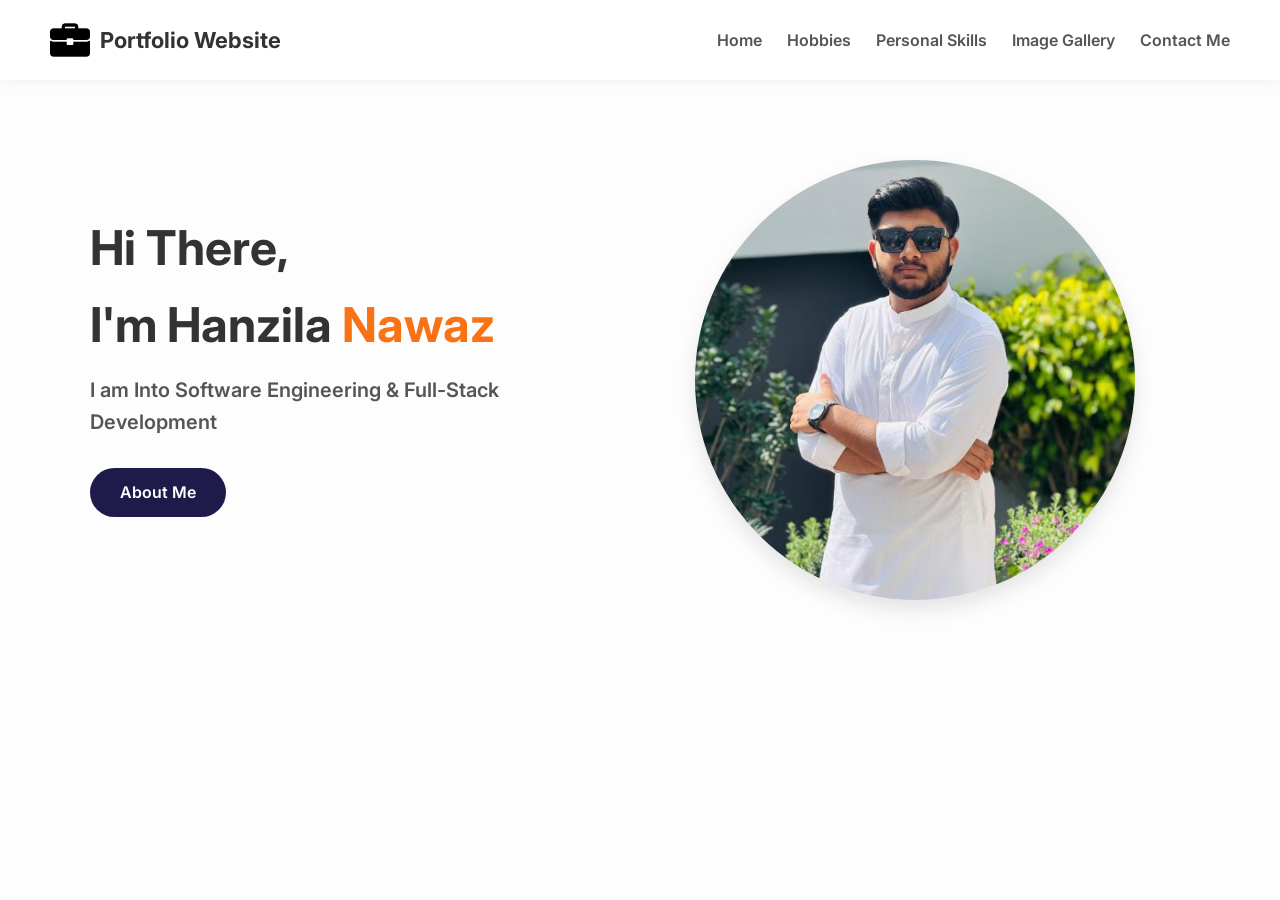
<file: index.html>
<!DOCTYPE html>
<html lang="en">
<head>
    <meta charset="UTF-8">
    <meta name="viewport" content="width=device-width, initial-scale=1.0">
    <title>Home - Hanzila Nawaz</title>
    <link rel="preconnect" href="https://fonts.googleapis.com">
    <link rel="preconnect" href="https://fonts.gstatic.com" crossorigin>
    <link href="https://fonts.googleapis.com/css2?family=Inter:wght@300;400;600;700&display=swap" rel="stylesheet">
    <link rel="stylesheet" href="css/style.css">
</head>
<body>
    <header>
        <div class="logo">
            <a href="./index.html">
                <img src="images/522510.png" alt="logo" width="40">
                <h1>Portfolio Website</h1>
            </a>
        </div>
        <div class="nav-bar">
            <nav>
                <ul>
                    <li><a href="./index.html">Home</a></li>
                    <li><a href="./hobbies.html">Hobbies</a></li>
                    <li><a href="./skills.html">Personal Skills</a></li>
                    <li><a href="./gallery.html">Image Gallery</a></li>
                    <li><a href="./contact.html">Contact Me</a></li>
                </ul>
            </nav>
        </div>
    </header>

    <div class="container">
        <div class="hero-text">
            <h2>Hi There,<br>I'm Hanzila <span>Nawaz</span></h2>
            <p>I am Into Software Engineering & Full-Stack Development</p>
            <a href="./skills.html" class="btn">About Me</a>
        </div>
        <div class="hero-image">
            <img src="images/me.jpeg" alt="Hanzila Nawaz">
        </div>
    </div>
</body>
</html>
</file>
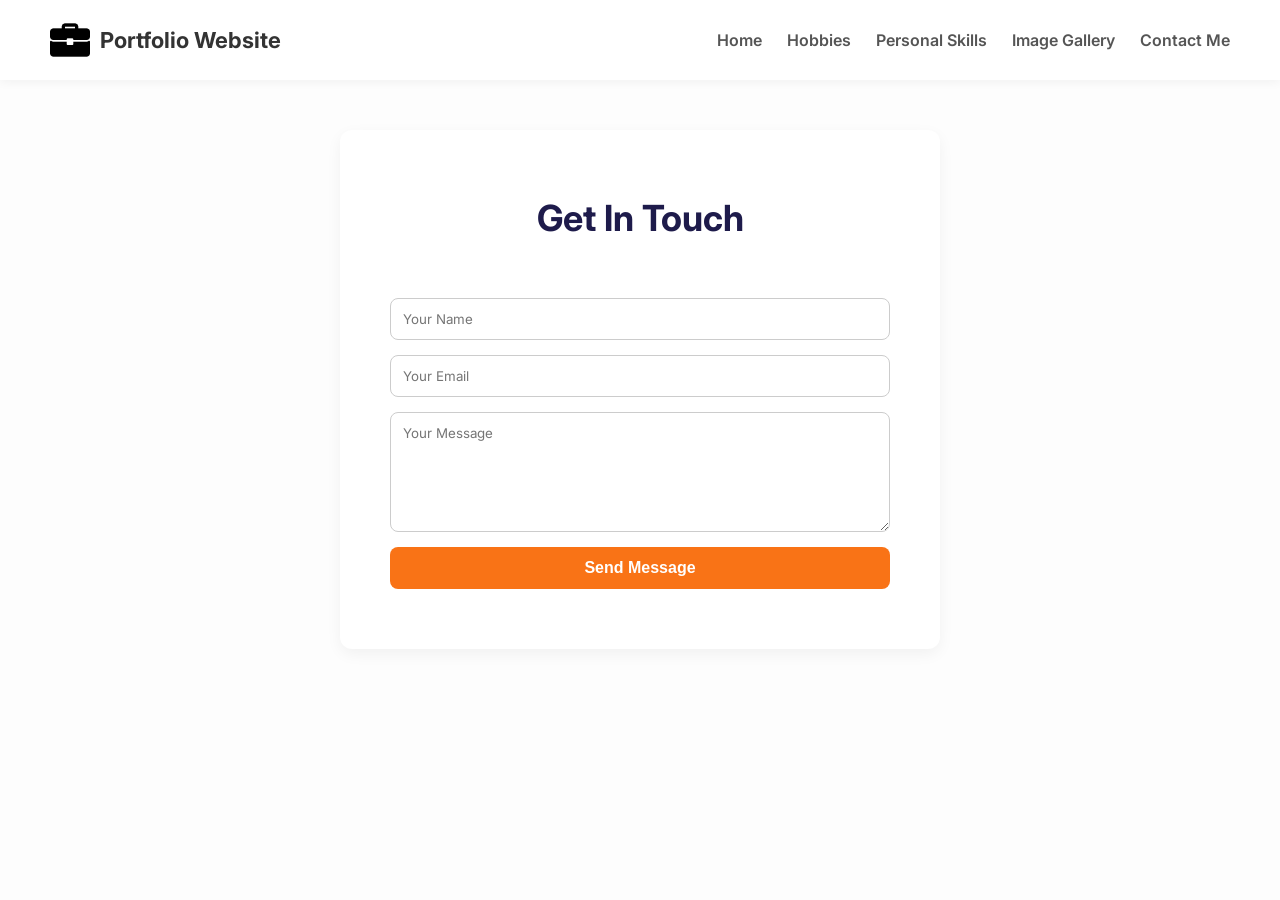
<file: contact.html>
<!DOCTYPE html>
<html lang="en">
<head>
    <meta charset="UTF-8">
    <meta name="viewport" content="width=device-width, initial-scale=1.0">
    <title>Contact Me</title>
    <link href="https://fonts.googleapis.com/css2?family=Inter:wght@300;400;600;700&display=swap" rel="stylesheet">
    <link rel="stylesheet" href="css/style.css">
</head>
<body>
    <header>
        <div class="logo">
            <a href="./index.html">
                <img src="images/522510.png" alt="logo" width="40">
                <h1>Portfolio Website</h1>
            </a>
        </div>
        <div class="nav-bar">
            <nav>
                <ul>
                    <li><a href="./index.html">Home</a></li>
                    <li><a href="./hobbies.html">Hobbies</a></li>
                    <li><a href="./skills.html">Personal Skills</a></li>
                    <li><a href="./gallery.html">Image Gallery</a></li>
                    <li><a href="./contact.html">Contact Me</a></li>
                </ul>
            </nav>
        </div>
    </header>

    <div class="contact-container">
        <h2 class="page-title">Get In Touch</h2>
        <form action="#" method="POST">
            <input type="text" name="name" placeholder="Your Name" required>
            <input type="email" name="email" placeholder="Your Email" required>
            <textarea name="message" placeholder="Your Message" required></textarea>
            <button type="submit" class="btn-submit">Send Message</button>
        </form>
    </div>
</body>
</html>
</file>
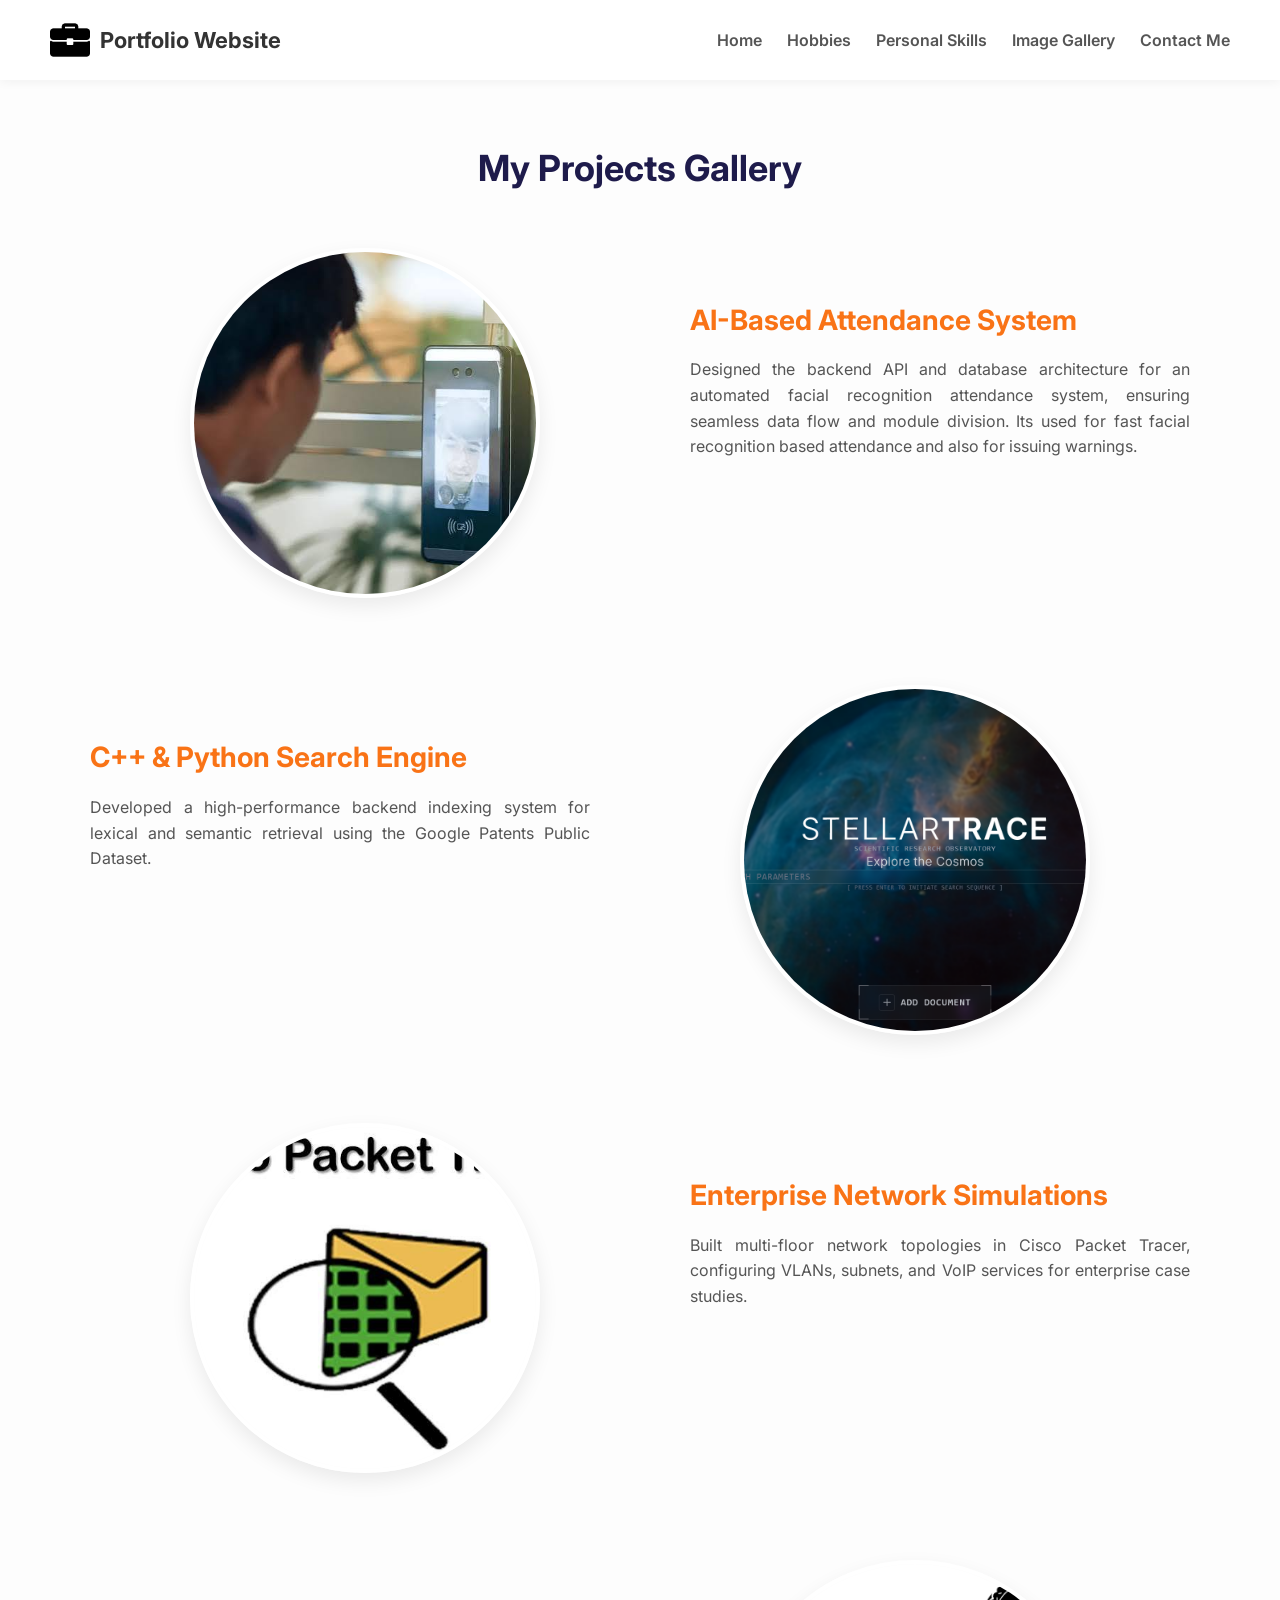
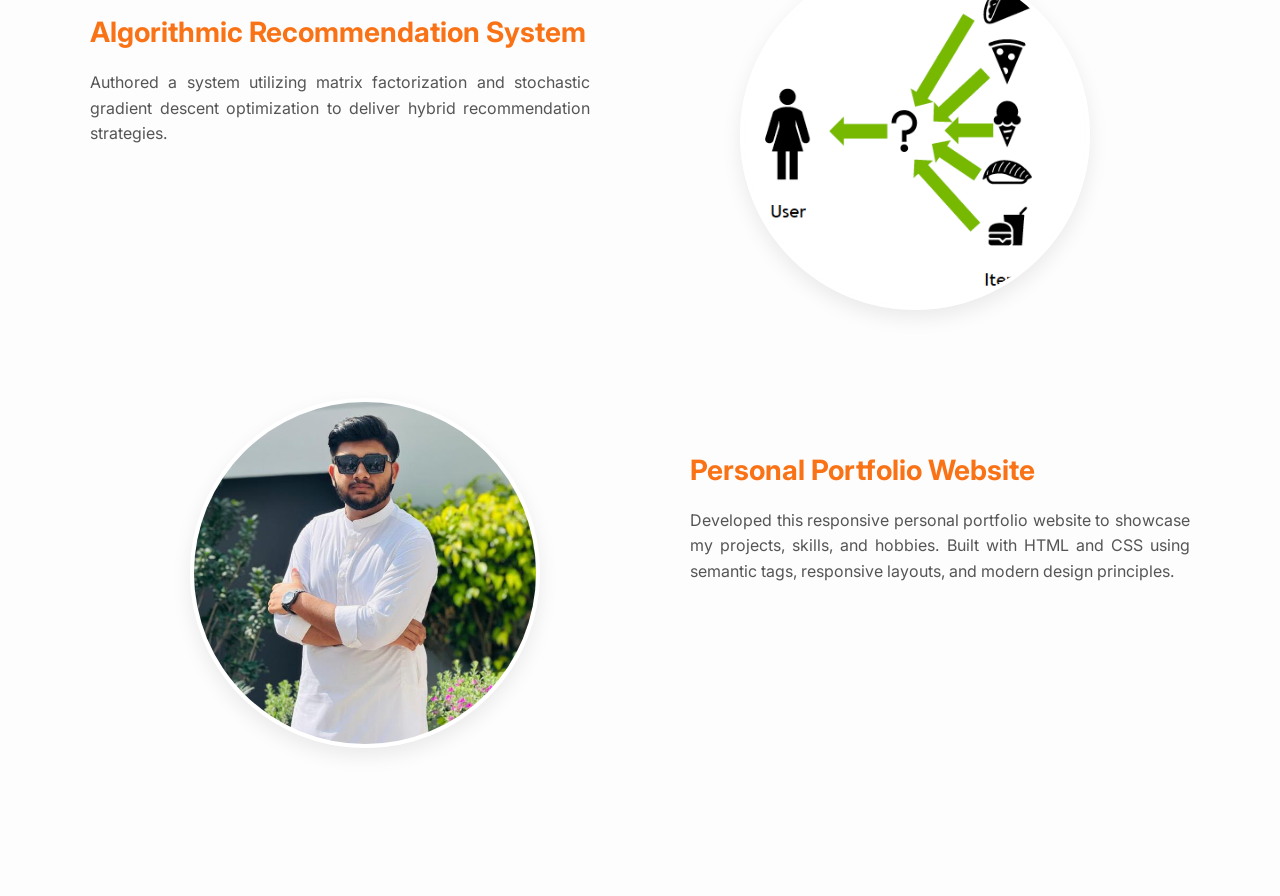
<file: gallery.html>
<!DOCTYPE html>
<html lang="en">
<head>
    <meta charset="UTF-8">
    <meta name="viewport" content="width=device-width, initial-scale=1.0">
    <title>Image Gallery & Projects</title>
    <link href="https://fonts.googleapis.com/css2?family=Inter:wght@300;400;600;700&display=swap" rel="stylesheet">
    <link rel="stylesheet" href="css/style.css">
</head>
<body>
    <header>
        <div class="logo">
            <a href="./index.html">
                <img src="images/522510.png" alt="logo" width="40">
                <h1>Portfolio Website</h1>
            </a>
        </div>
        <div class="nav-bar">
            <nav>
                <ul>
                    <li><a href="./index.html">Home</a></li>
                    <li><a href="./hobbies.html">Hobbies</a></li>
                    <li><a href="./skills.html">Personal Skills</a></li>
                    <li><a href="./gallery.html">Image Gallery</a></li>
                    <li><a href="./contact.html">Contact Me</a></li>
                </ul>
            </nav>
        </div>
    </header>

    <div class="gallery-container">
        <h2 class="page-title">My Projects Gallery</h2>

        <div class="project-row">
            <div class="project-image">
                <img src="images/attendance.jpg" alt="AI Attendance System">
            </div>
            <div class="project-text">
                <h3>AI-Based Attendance System</h3>
                <p>Designed the backend API and database architecture for an automated facial recognition attendance system, ensuring seamless data flow and module division. Its used for fast facial recognition based attendance and also for issuing warnings.</p>
            </div>
        </div>

        <div class="project-row reverse">
            <div class="project-image">
                <img src="images/search.png" alt="Search Engine">
            </div>
            <div class="project-text">
                <h3>C++ & Python Search Engine</h3>
                <p>Developed a high-performance backend indexing system for lexical and semantic retrieval using the Google Patents Public Dataset.</p>
            </div>
        </div>

        <div class="project-row">
            <div class="project-image">
                <img src="images/cisco.jpg" alt="Network Topologies">
            </div>
            <div class="project-text">
                <h3>Enterprise Network Simulations</h3>
                <p>Built multi-floor network topologies in Cisco Packet Tracer, configuring VLANs, subnets, and VoIP services for enterprise case studies.</p>
            </div>
        </div>

        <div class="project-row reverse">
            <div class="project-image">
                <img src="images/recommend.png" alt="Recommendation System">
            </div>
            <div class="project-text">
                <h3>Algorithmic Recommendation System</h3>
                <p>Authored a system utilizing matrix factorization and stochastic gradient descent optimization to deliver hybrid recommendation strategies.</p>
            </div>
        </div>

        <div class="project-row">
            <div class="project-image">
                <img src="images/me.jpeg" alt="Personal Portfolio Website">
            </div>
            <div class="project-text">
                <h3>Personal Portfolio Website</h3>
                <p>Developed this responsive personal portfolio website to showcase my projects, skills, and hobbies. Built with HTML and CSS using semantic tags, responsive layouts, and modern design principles.</p>
            </div>
        </div>
    </div>
</body>
</html>
</file>
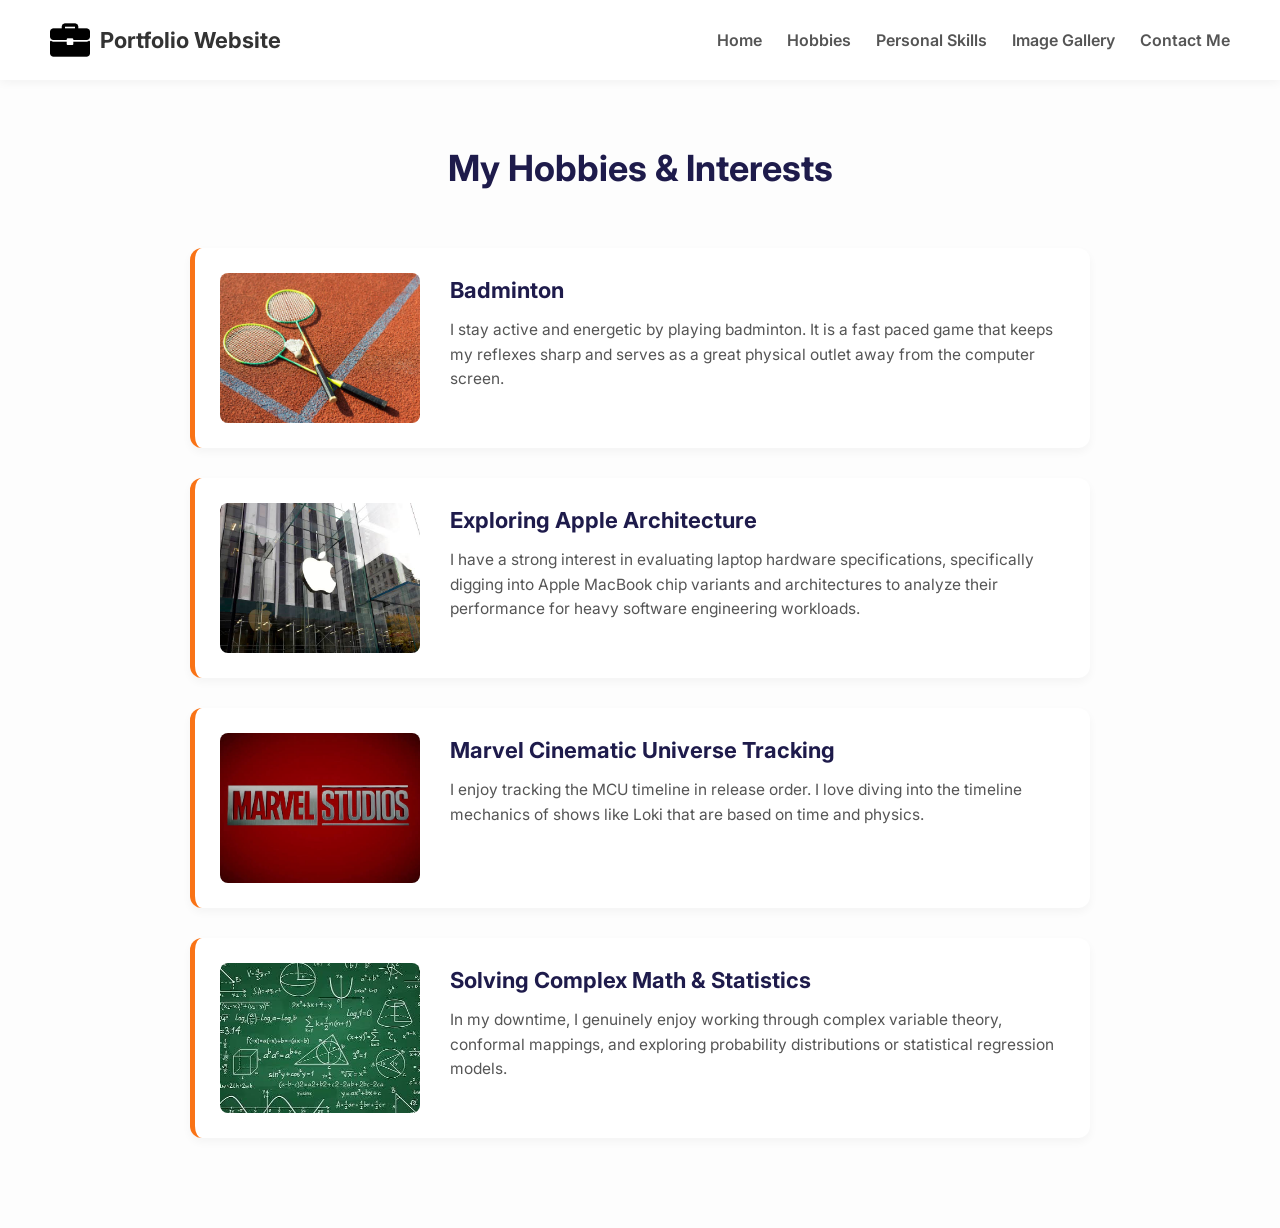
<file: hobbies.html>
<!DOCTYPE html>
<html lang="en">
<head>
    <meta charset="UTF-8">
    <meta name="viewport" content="width=device-width, initial-scale=1.0">
    <title>Hobbies - Hanzila Nawaz</title>
    <link rel="preconnect" href="https://fonts.googleapis.com">
    <link rel="preconnect" href="https://fonts.gstatic.com" crossorigin>
    <link href="https://fonts.googleapis.com/css2?family=Inter:wght@300;400;600;700&display=swap" rel="stylesheet">
    <link rel="stylesheet" href="css/style.css">
</head>
<body>
    <header>
        <div class="logo">
            <a href="./index.html">
                <img src="images/522510.png" alt="logo" width="40">
                <h1>Portfolio Website</h1>
            </a>
        </div>
        <div class="nav-bar">
            <nav>
                <ul>
                    <li><a href="./index.html">Home</a></li>
                    <li><a href="./hobbies.html">Hobbies</a></li>
                    <li><a href="./skills.html">Personal Skills</a></li>
                    <li><a href="./gallery.html">Image Gallery</a></li>
                    <li><a href="./contact.html">Contact Me</a></li>
                </ul>
            </nav>
        </div>
    </header>

    <div class="hobbies-container">
        <h2 class="page-title">My Hobbies & Interests</h2>

        <div class="hobby-card">
            <img src="images/badminton.jpg" alt="Playing Badminton">
            <div class="hobby-info">
                <h3>Badminton</h3>
                <p>I stay active and energetic by playing badminton. It is a fast paced game that keeps my reflexes sharp and serves as a great physical outlet away from the computer screen.</p>
            </div>
        </div>

        <div class="hobby-card">
            <img src="images/apple-placeholder.jpg" alt="Apple Architecture">
            <div class="hobby-info">
                <h3>Exploring Apple Architecture</h3>
                <p>I have a strong interest in evaluating laptop hardware specifications, specifically digging into Apple MacBook chip variants and architectures to analyze their performance for heavy software engineering workloads.</p>
            </div>
        </div>

        <div class="hobby-card">
            <img src="images/marvel.jpg" alt="MCU Movies">
            <div class="hobby-info">
                <h3>Marvel Cinematic Universe Tracking</h3>
                <p>I enjoy tracking  the MCU timeline in release order. I love diving into the timeline mechanics of shows like Loki that are based on time and physics.</p>
            </div>
        </div>

        <div class="hobby-card">
            <img src="images/calculus.jpg" alt="Mathematics">
            <div class="hobby-info">
                <h3>Solving Complex Math & Statistics</h3>
                <p>In my downtime, I genuinely enjoy working through complex variable theory, conformal mappings, and exploring probability distributions or statistical regression models.</p>
            </div>
        </div>
    </div>
</body>
</html>
</file>
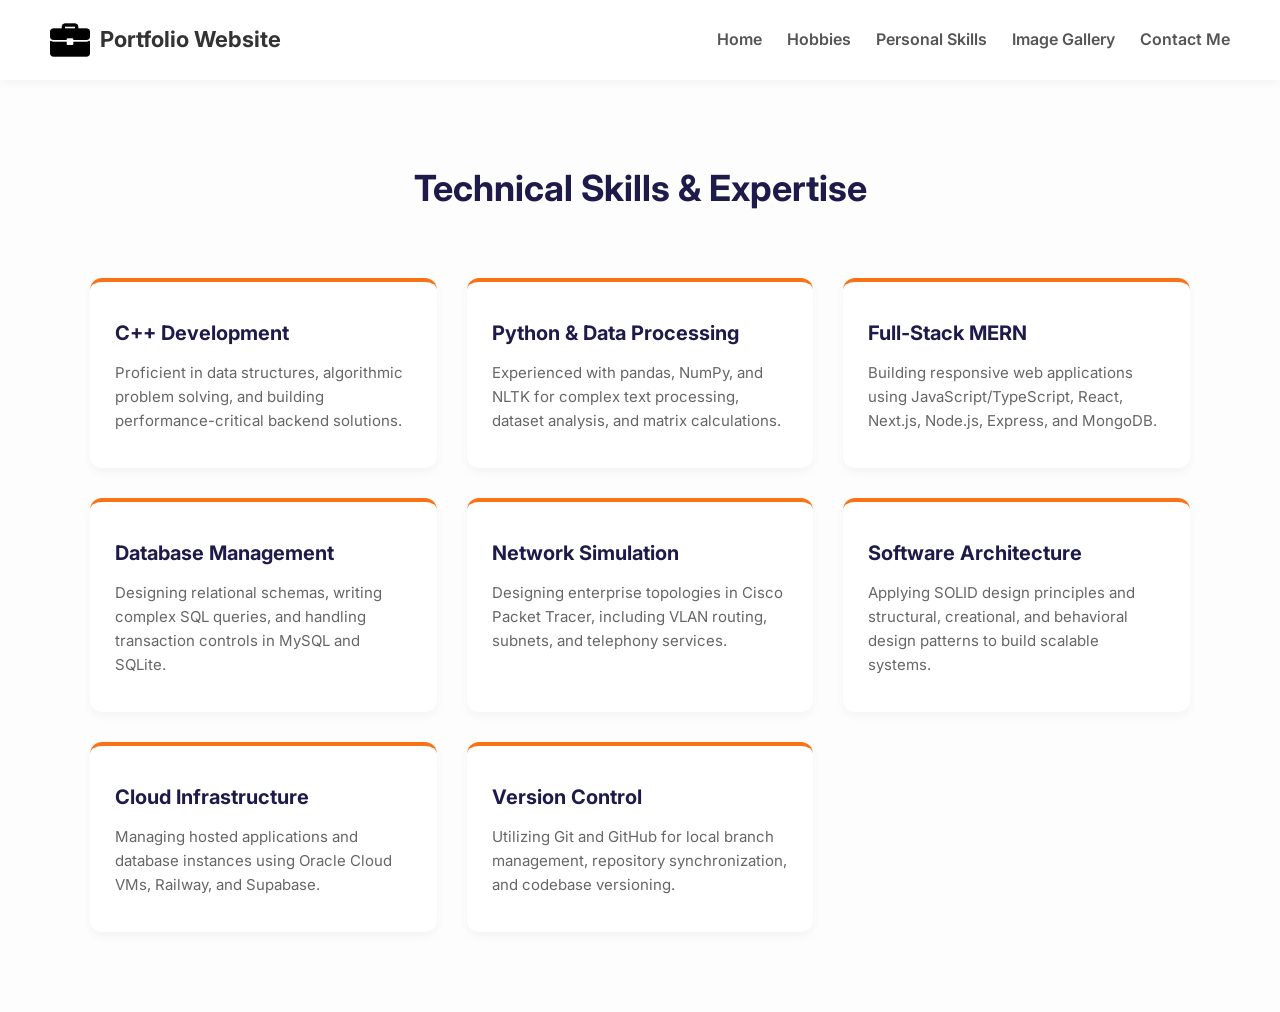
<file: personallinks.html>
<!DOCTYPE html>
<html lang="en">
<head>
    <meta charset="UTF-8">
    <meta name="viewport" content="width=device-width, initial-scale=1.0">
    <title>Personal Skills</title>
    <link rel="preconnect" href="https://fonts.googleapis.com">
    <link rel="preconnect" href="https://fonts.gstatic.com" crossorigin>
    <link href="https://fonts.googleapis.com/css2?family=Inter:wght@300;400;600;700&display=swap" rel="stylesheet">
    <style>
        *
        {
            margin: 0;
            padding: 0;
            box-sizing: border-box;
        }

        body
        {
            font-family: 'Inter', sans-serif;
            background-color: #fdfdfd;
            color: #333;
            line-height: 1.6;
        }
        
        /* Header & Navigation */
        header
        {
            background: #fff;
            padding: 20px 50px;
            display: flex;
            justify-content: space-between;
            align-items: center;
            box-shadow: 0 2px 10px rgba(0,0,0,0.05);
        }

        .logo a
        {
            text-decoration: none;
            color: #333;
            display: flex;
            align-items: center;
            gap: 10px;
        }

        .logo h1
        {
            font-size: 22px;
            font-weight: 700;
        }

        .nav-bar ul
        {
            list-style: none;
            display: flex;
            gap: 25px;
        }

        .nav-bar a
        {
            text-decoration: none;
            color: #555;
            font-weight: 600;
            transition: color 0.3s;
        }

        .nav-bar a:hover
        {
            color: #f97316;
        }
        
        /* Skills Section Layout */
        .skills-container
        {
            padding: 80px 50px;
            max-width: 1200px;
            margin: 0 auto;
        }

        .page-title
        {
            text-align: center;
            margin-bottom: 60px;
            font-size: 36px;
            color: #1e1b4b;
        }
        
        .skills-grid
        {
            display: grid;
            grid-template-columns: repeat(auto-fit, minmax(280px, 1fr));
            gap: 30px;
        }
        
        .skill-card
        {
            background: #fff;
            padding: 35px 25px;
            border-radius: 12px;
            box-shadow: 0 4px 10px rgba(0,0,0,0.04);
            border-top: 4px solid #f97316;
            transition: transform 0.3s ease, box-shadow 0.3s ease;
        }
        
        .skill-card:hover
        {
            transform: translateY(-8px);
            box-shadow: 0 12px 24px rgba(249, 115, 22, 0.12);
        }
        
        .skill-card h3
        {
            font-size: 20px;
            color: #1e1b4b;
            margin-bottom: 12px;
        }
        
        .skill-card p
        {
            font-size: 15px;
            color: #666;
        }
    </style>
</head>
<body>
    <header>
        <div class="logo">
            <a href="./home.html">
                <img src="522510.png" alt="logo" width="40">
                <h1>Portfolio Website</h1>
            </a>
        </div>
        <div class="nav-bar">
            <nav>
                <ul>
                    <li><a href="./home.html">Home</a></li>
                    <li><a href="./hobbies.html">Hobbies</a></li>
                    <li><a href="./personallinks.html">Personal Skills</a></li>
                    <li><a href="./imagegallery.html">Image Gallery</a></li>
                    <li><a href="./contact.html">Contact Me</a></li>
                </ul>
            </nav>
        </div>
    </header>

    <div class="skills-container">
        <h2 class="page-title">Technical Skills & Expertise</h2>
        
        <div class="skills-grid">
            <div class="skill-card">
                <h3>C++ Development</h3>
                <p>Proficient in data structures, algorithmic problem solving, and building performance-critical backend solutions.</p>
            </div>
            
            <div class="skill-card">
                <h3>Python & Data Processing</h3>
                <p>Experienced with pandas, NumPy, and NLTK for complex text processing, dataset analysis, and matrix calculations.</p>
            </div>
            
            <div class="skill-card">
                <h3>Full-Stack MERN</h3>
                <p>Building responsive web applications using JavaScript/TypeScript, React, Next.js, Node.js, Express, and MongoDB.</p>
            </div>
            
            <div class="skill-card">
                <h3>Database Management</h3>
                <p>Designing relational schemas, writing complex SQL queries, and handling transaction controls in MySQL and SQLite.</p>
            </div>
            
            <div class="skill-card">
                <h3>Network Simulation</h3>
                <p>Designing enterprise topologies in Cisco Packet Tracer, including VLAN routing, subnets, and telephony services.</p>
            </div>
            
            <div class="skill-card">
                <h3>Software Architecture</h3>
                <p>Applying SOLID design principles and structural, creational, and behavioral design patterns to build scalable systems.</p>
            </div>
            
            <div class="skill-card">
                <h3>Cloud Infrastructure</h3>
                <p>Managing hosted applications and database instances using Oracle Cloud VMs, Railway, and Supabase.</p>
            </div>
            
            <div class="skill-card">
                <h3>Version Control</h3>
                <p>Utilizing Git and GitHub for local branch management, repository synchronization, and codebase versioning.</p>
            </div>
        </div>
    </div>
</body>
</html>
</file>
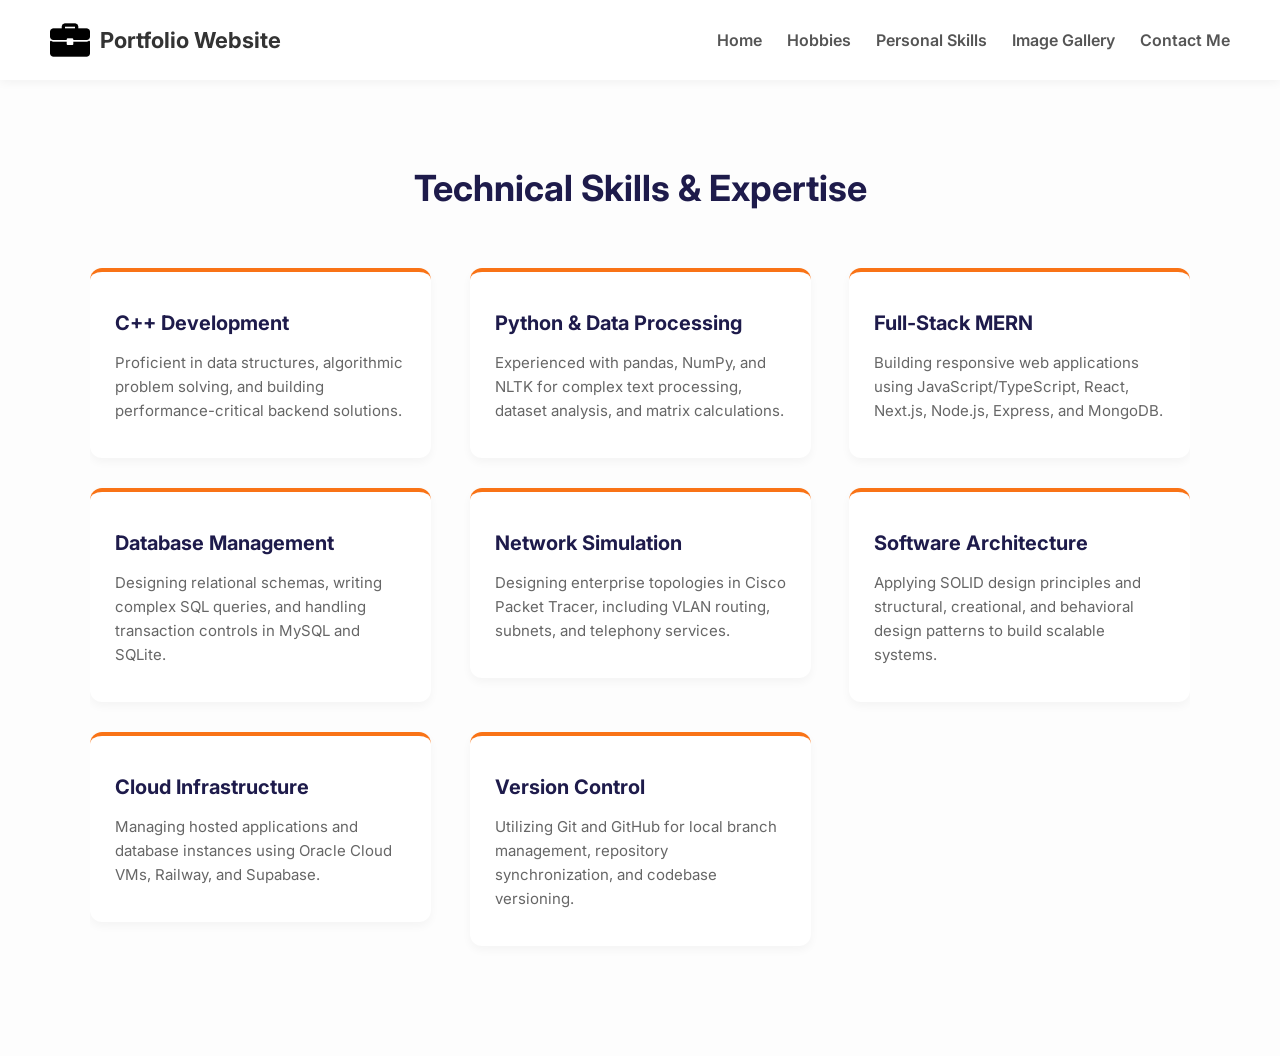
<file: skills.html>
<!DOCTYPE html>
<html lang="en">
<head>
    <meta charset="UTF-8">
    <meta name="viewport" content="width=device-width, initial-scale=1.0">
    <title>Personal Skills</title>
    <link rel="preconnect" href="https://fonts.googleapis.com">
    <link rel="preconnect" href="https://fonts.gstatic.com" crossorigin>
    <link href="https://fonts.googleapis.com/css2?family=Inter:wght@300;400;600;700&display=swap" rel="stylesheet">
    <link rel="stylesheet" href="css/style.css">
</head>
<body>
    <header>
        <div class="logo">
            <a href="./index.html">
                <img src="images/522510.png" alt="logo" width="40">
                <h1>Portfolio Website</h1>
            </a>
        </div>
        <div class="nav-bar">
            <nav>
                <ul>
                    <li><a href="./index.html">Home</a></li>
                    <li><a href="./hobbies.html">Hobbies</a></li>
                    <li><a href="./skills.html">Personal Skills</a></li>
                    <li><a href="./gallery.html">Image Gallery</a></li>
                    <li><a href="./contact.html">Contact Me</a></li>
                </ul>
            </nav>
        </div>
    </header>

    <div class="skills-container">
        <h2 class="page-title">Technical Skills & Expertise</h2>
        
        <div class="skills-grid">
            <div class="skill-card">
                <h3>C++ Development</h3>
                <p>Proficient in data structures, algorithmic problem solving, and building performance-critical backend solutions.</p>
            </div>
            
            <div class="skill-card">
                <h3>Python & Data Processing</h3>
                <p>Experienced with pandas, NumPy, and NLTK for complex text processing, dataset analysis, and matrix calculations.</p>
            </div>
            
            <div class="skill-card">
                <h3>Full-Stack MERN</h3>
                <p>Building responsive web applications using JavaScript/TypeScript, React, Next.js, Node.js, Express, and MongoDB.</p>
            </div>
            
            <div class="skill-card">
                <h3>Database Management</h3>
                <p>Designing relational schemas, writing complex SQL queries, and handling transaction controls in MySQL and SQLite.</p>
            </div>
            
            <div class="skill-card">
                <h3>Network Simulation</h3>
                <p>Designing enterprise topologies in Cisco Packet Tracer, including VLAN routing, subnets, and telephony services.</p>
            </div>
            
            <div class="skill-card">
                <h3>Software Architecture</h3>
                <p>Applying SOLID design principles and structural, creational, and behavioral design patterns to build scalable systems.</p>
            </div>
            
            <div class="skill-card">
                <h3>Cloud Infrastructure</h3>
                <p>Managing hosted applications and database instances using Oracle Cloud VMs, Railway, and Supabase.</p>
            </div>
            
            <div class="skill-card">
                <h3>Version Control</h3>
                <p>Utilizing Git and GitHub for local branch management, repository synchronization, and codebase versioning.</p>
            </div>
        </div>
    </div>
</body>
</html>
</file>
<file: css/style.css>
*
{
    margin: 0;
    padding: 0;
    box-sizing: border-box;
}

body
{
    font-family: 'Inter', sans-serif;
    background-color: #fdfdfd;
    color: #333;
    line-height: 1.6;
}

header
{
    background: #fff;
    padding: 20px 50px;
    box-shadow: 0 2px 10px rgba(0,0,0,0.05);
}

header::after
{
    content: "";
    display: block;
    clear: both;
}

.logo
{
    float: left;
}

.logo a
{
    text-decoration: none;
    color: #333;
}

.logo img
{
    float: left;
    margin-right: 10px;
}

.logo h1
{
    float: left;
    font-size: 22px;
    font-weight: 700;
    line-height: 40px;
}

.nav-bar
{
    float: right;
    margin-top: 8px;
}

.nav-bar ul
{
    list-style: none;
}

.nav-bar li
{
    float: left;
    margin-left: 25px;
}

.nav-bar a
{
    text-decoration: none;
    color: #555;
    font-weight: 600;
    transition: color 0.3s;
}

.nav-bar a:hover
{
    color: #f97316;
}

.page-title
{
    text-align: center;
    margin-bottom: 50px;
    font-size: 36px;
    color: #1e1b4b;
    clear: both;
}

.container
{
    padding: 80px 50px;
    max-width: 1200px;
    margin: 0 auto;
}

.container::after
{
    content: "";
    display: block;
    clear: both;
}

.hero-text
{
    float: left;
    width: 50%;
    padding-right: 40px;
    margin-top: 50px;
}

.hero-text h2
{
    font-size: 48px;
    font-weight: 700;
    margin-bottom: 10px;
}

.hero-text h2 span
{
    color: #f97316;
}

.hero-text p
{
    font-size: 20px;
    color: #555;
    margin-bottom: 30px;
    font-weight: 600;
}

.btn
{
    display: inline-block;
    padding: 12px 30px;
    background-color: #1e1b4b;
    color: white;
    text-decoration: none;
    border-radius: 30px;
    font-weight: 600;
    transition: background 0.3s;
}

.btn:hover
{
    background-color: #312e81;
}

.hero-image
{
    float: right;
    width: 50%;
    text-align: center;
}

.hero-image img
{
    max-width: 80%;
    border-radius: 50%;
    box-shadow: 0 10px 20px rgba(0,0,0,0.1);
}

.hobbies-container
{
    padding: 60px 50px;
    max-width: 1000px;
    margin: 0 auto;
}

.hobby-card
{
    background: #fff;
    padding: 25px;
    border-radius: 12px;
    box-shadow: 0 4px 10px rgba(0,0,0,0.04);
    margin-bottom: 30px;
    border-left: 5px solid #f97316;
    transition: transform 0.3s ease, box-shadow 0.3s ease;
    overflow: hidden;
    clear: both;
}

.hobby-card:hover
{
    transform: translateX(8px);
    box-shadow: 0 10px 20px rgba(249, 115, 22, 0.1);
}

.hobby-card img
{
    float: left;
    width: 200px;
    height: 150px;
    object-fit: cover;
    border-radius: 8px;
    margin-right: 30px;
}

.hobby-info
{
    float: left;
    width: calc(100% - 230px);
}

.hobby-info h3
{
    font-size: 22px;
    color: #1e1b4b;
    margin-bottom: 10px;
}

.hobby-info p
{
    font-size: 15.5px;
    color: #555;
}

.gallery-container
{
    padding: 60px 50px;
    max-width: 1200px;
    margin: 0 auto;
}

.project-row
{
    margin-bottom: 80px;
}

.project-row::after
{
    content: "";
    display: block;
    clear: both;
}

.project-text
{
    float: right;
    width: 50%;
    text-align: justify;
    padding-left: 50px;
    margin-top: 50px;
}

.project-row.reverse .project-text
{
    float: left;
    padding-left: 0;
    padding-right: 50px;
}

.project-text h3
{
    font-size: 28px;
    color: #f97316;
    margin-bottom: 15px;
}

.project-text p
{
    font-size: 16px;
    color: #555;
}

.project-image
{
    float: left;
    width: 50%;
    text-align: center;
}

.project-row.reverse .project-image
{
    float: right;
}

.project-image img
{
    width: 350px;
    height: 350px;
    object-fit: cover;
    border-radius: 50%;
    box-shadow: 0 8px 20px rgba(0,0,0,0.08);
    transition: transform 0.4s ease, box-shadow 0.4s ease;
    border: 4px solid #fff;
}

.project-image img:hover
{
    transform: scale(1.05);
    box-shadow: 0 12px 25px rgba(249, 115, 22, 0.15);
}

.skills-container
{
    padding: 80px 50px;
    max-width: 1200px;
    margin: 0 auto;
}

.skills-grid
{
    overflow: hidden;
}

.skills-grid::after
{
    content: "";
    display: block;
    clear: both;
}

.skill-card
{
    float: left;
    width: 31%;
    margin-right: 3.5%;
    margin-bottom: 30px;
    background: #fff;
    padding: 35px 25px;
    border-radius: 12px;
    box-shadow: 0 4px 10px rgba(0,0,0,0.04);
    border-top: 4px solid #f97316;
    transition: transform 0.3s ease, box-shadow 0.3s ease;
}

.skill-card:nth-child(3n)
{
    margin-right: 0;
}

.skill-card:nth-child(3n+1)
{
    clear: left;
}

.skill-card:hover
{
    transform: translateY(-8px);
    box-shadow: 0 12px 24px rgba(249, 115, 22, 0.12);
}

.skill-card h3
{
    font-size: 20px;
    color: #1e1b4b;
    margin-bottom: 12px;
}

.skill-card p
{
    font-size: 15px;
    color: #666;
}

.contact-container
{
    padding: 60px 50px;
    max-width: 600px;
    margin: 0 auto;
    background: #fff;
    border-radius: 12px;
    box-shadow: 0 5px 15px rgba(0,0,0,0.05);
    margin-top: 50px;
}

.contact-container::after
{
    content: "";
    display: block;
    clear: both;
}

form
{
    display: block;
}

input, textarea
{
    width: 100%;
    padding: 12px;
    border: 1px solid #ccc;
    border-radius: 8px;
    font-family: inherit;
    margin-bottom: 15px;
    display: block;
}

textarea
{
    resize: vertical;
    min-height: 120px;
}

.btn-submit
{
    padding: 12px;
    background-color: #f97316;
    color: white;
    border: none;
    border-radius: 8px;
    font-weight: 600;
    cursor: pointer;
    transition: 0.3s;
    font-size: 16px;
    display: block;
    width: 100%;
}

.btn-submit:hover
{
    background-color: #ea580c;
}
</file>
